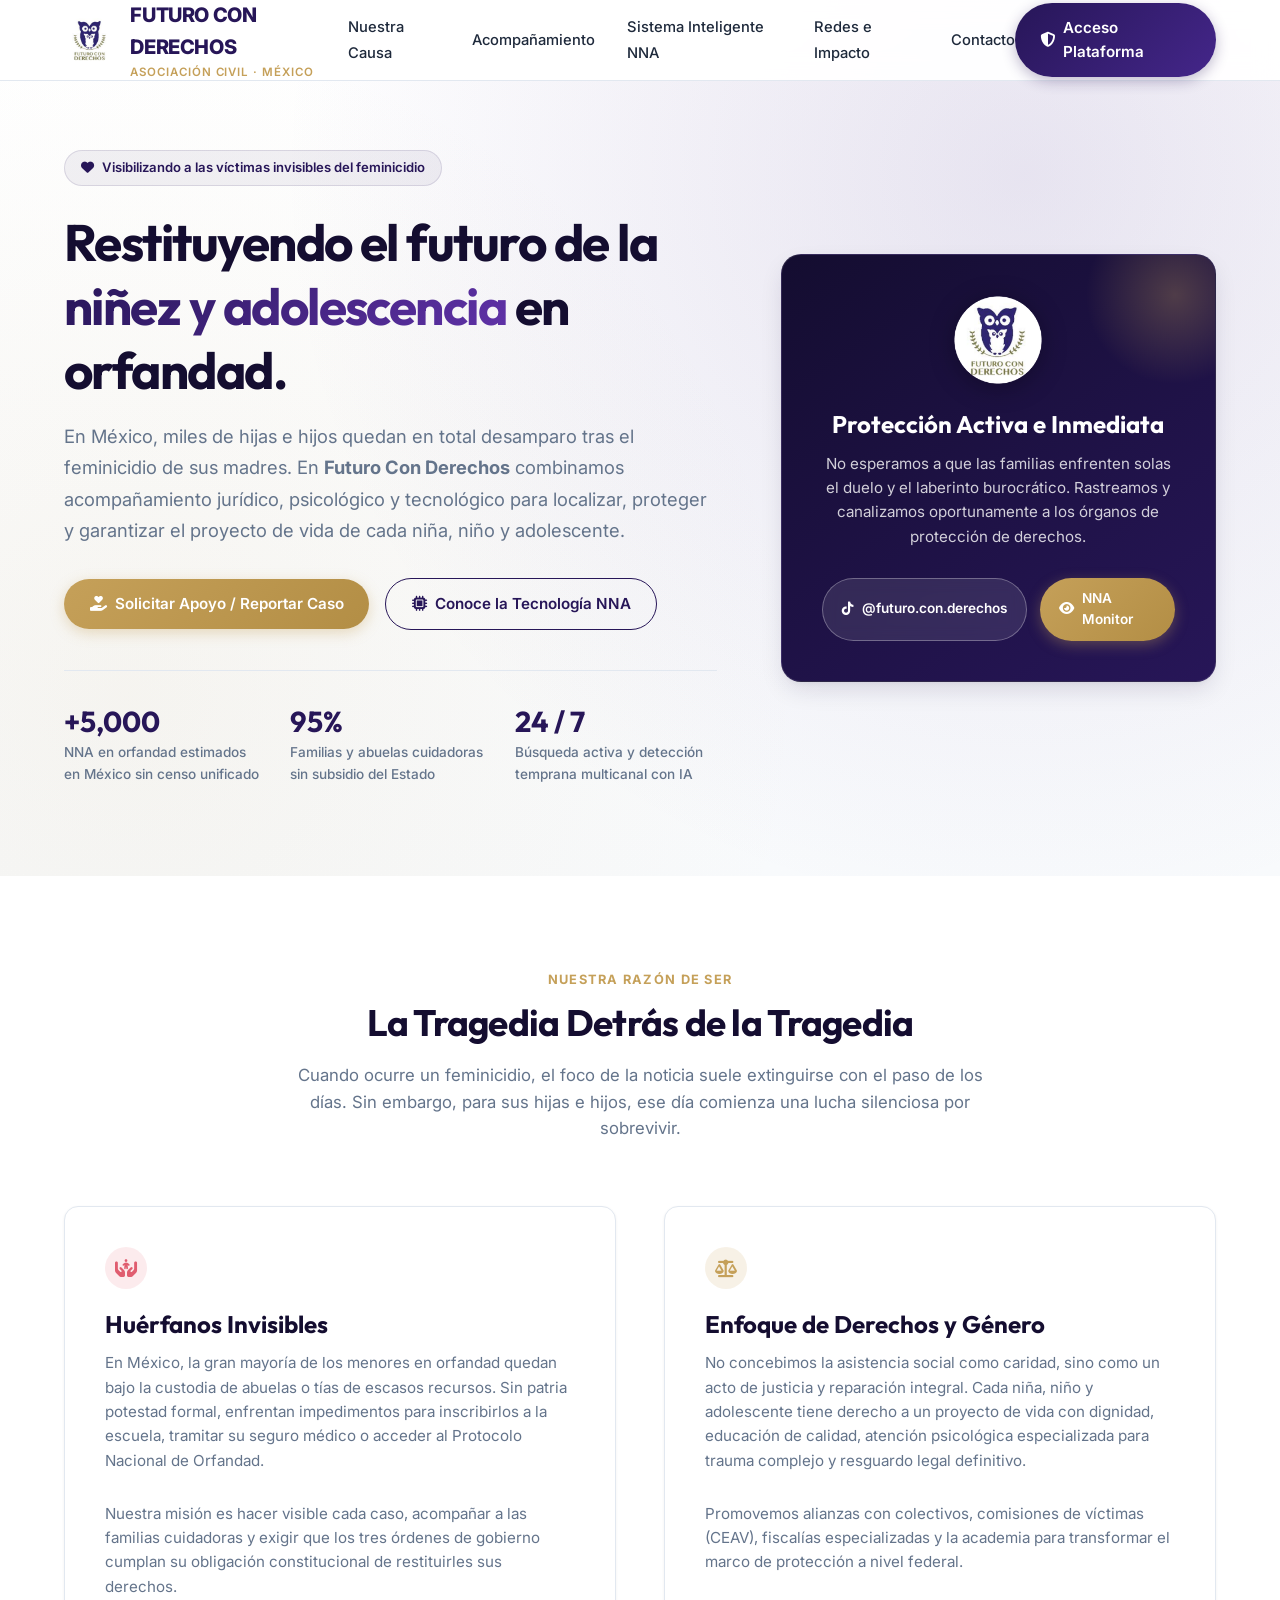
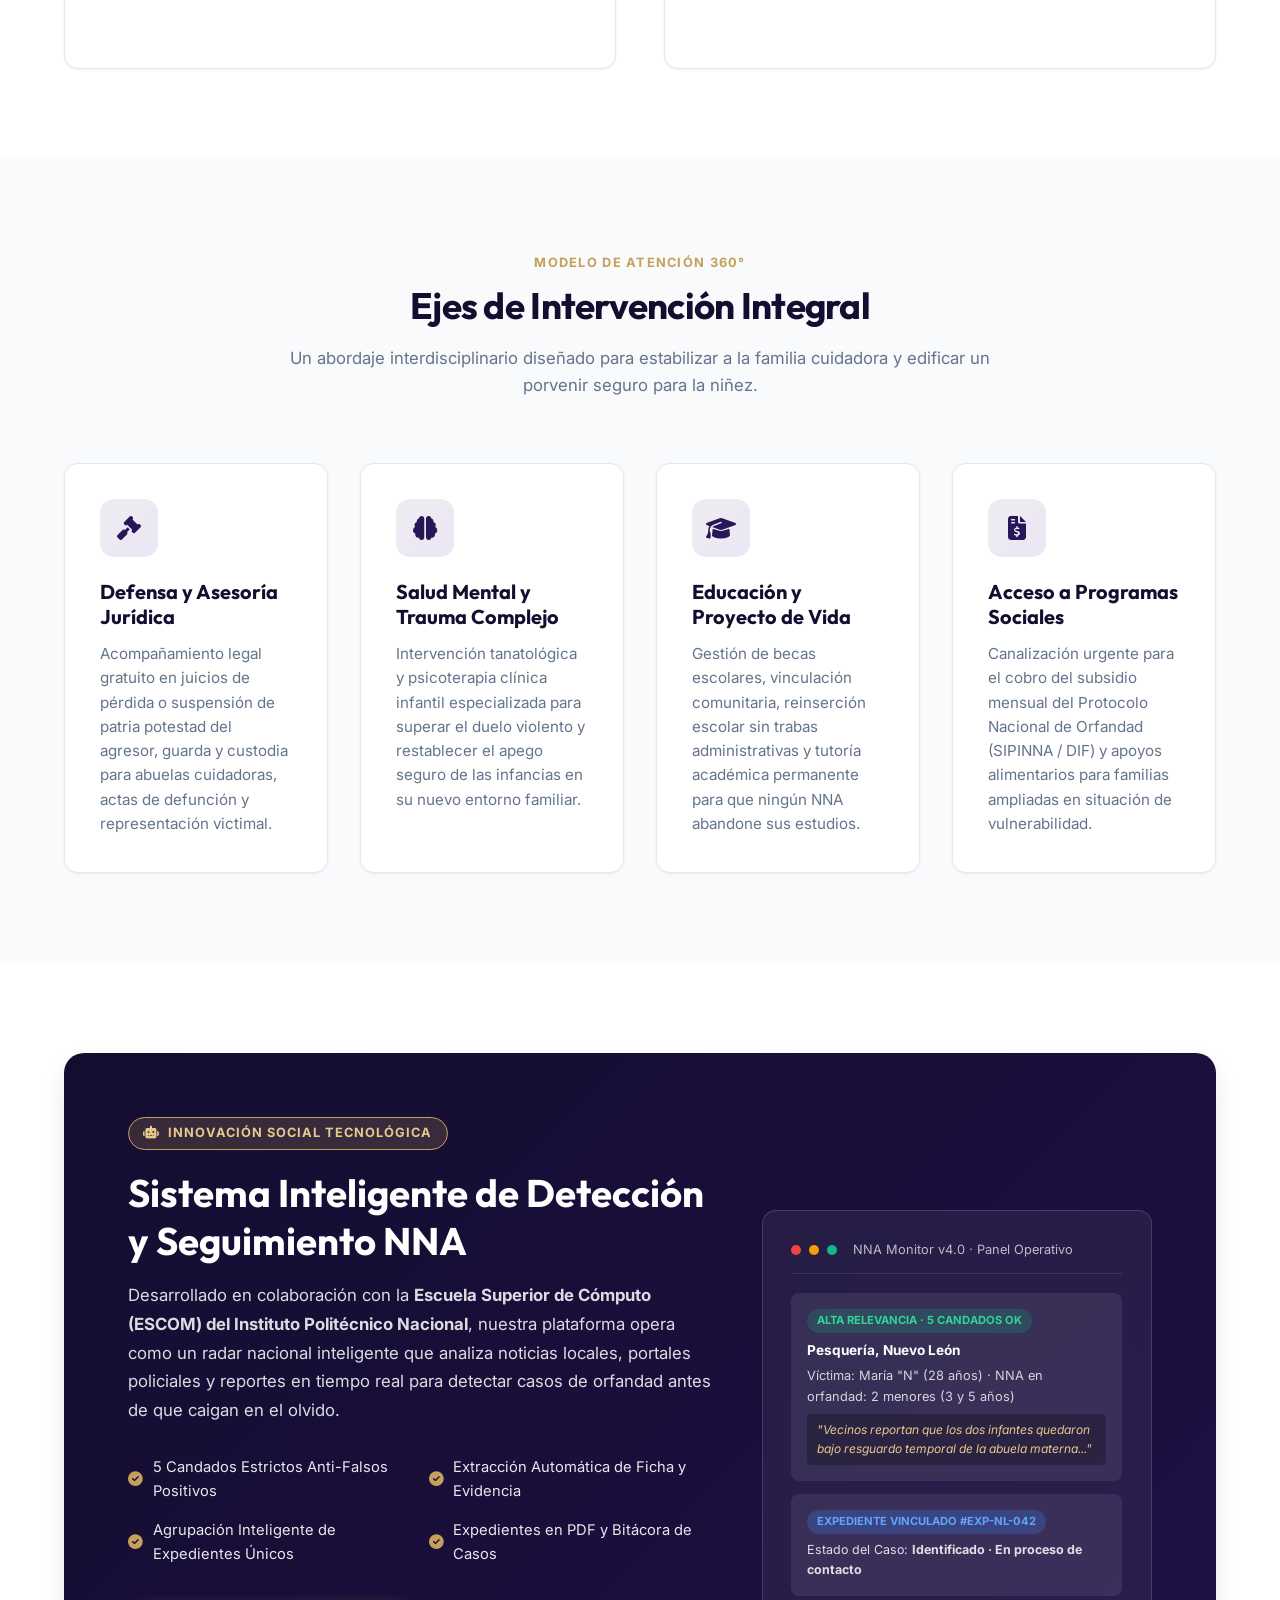
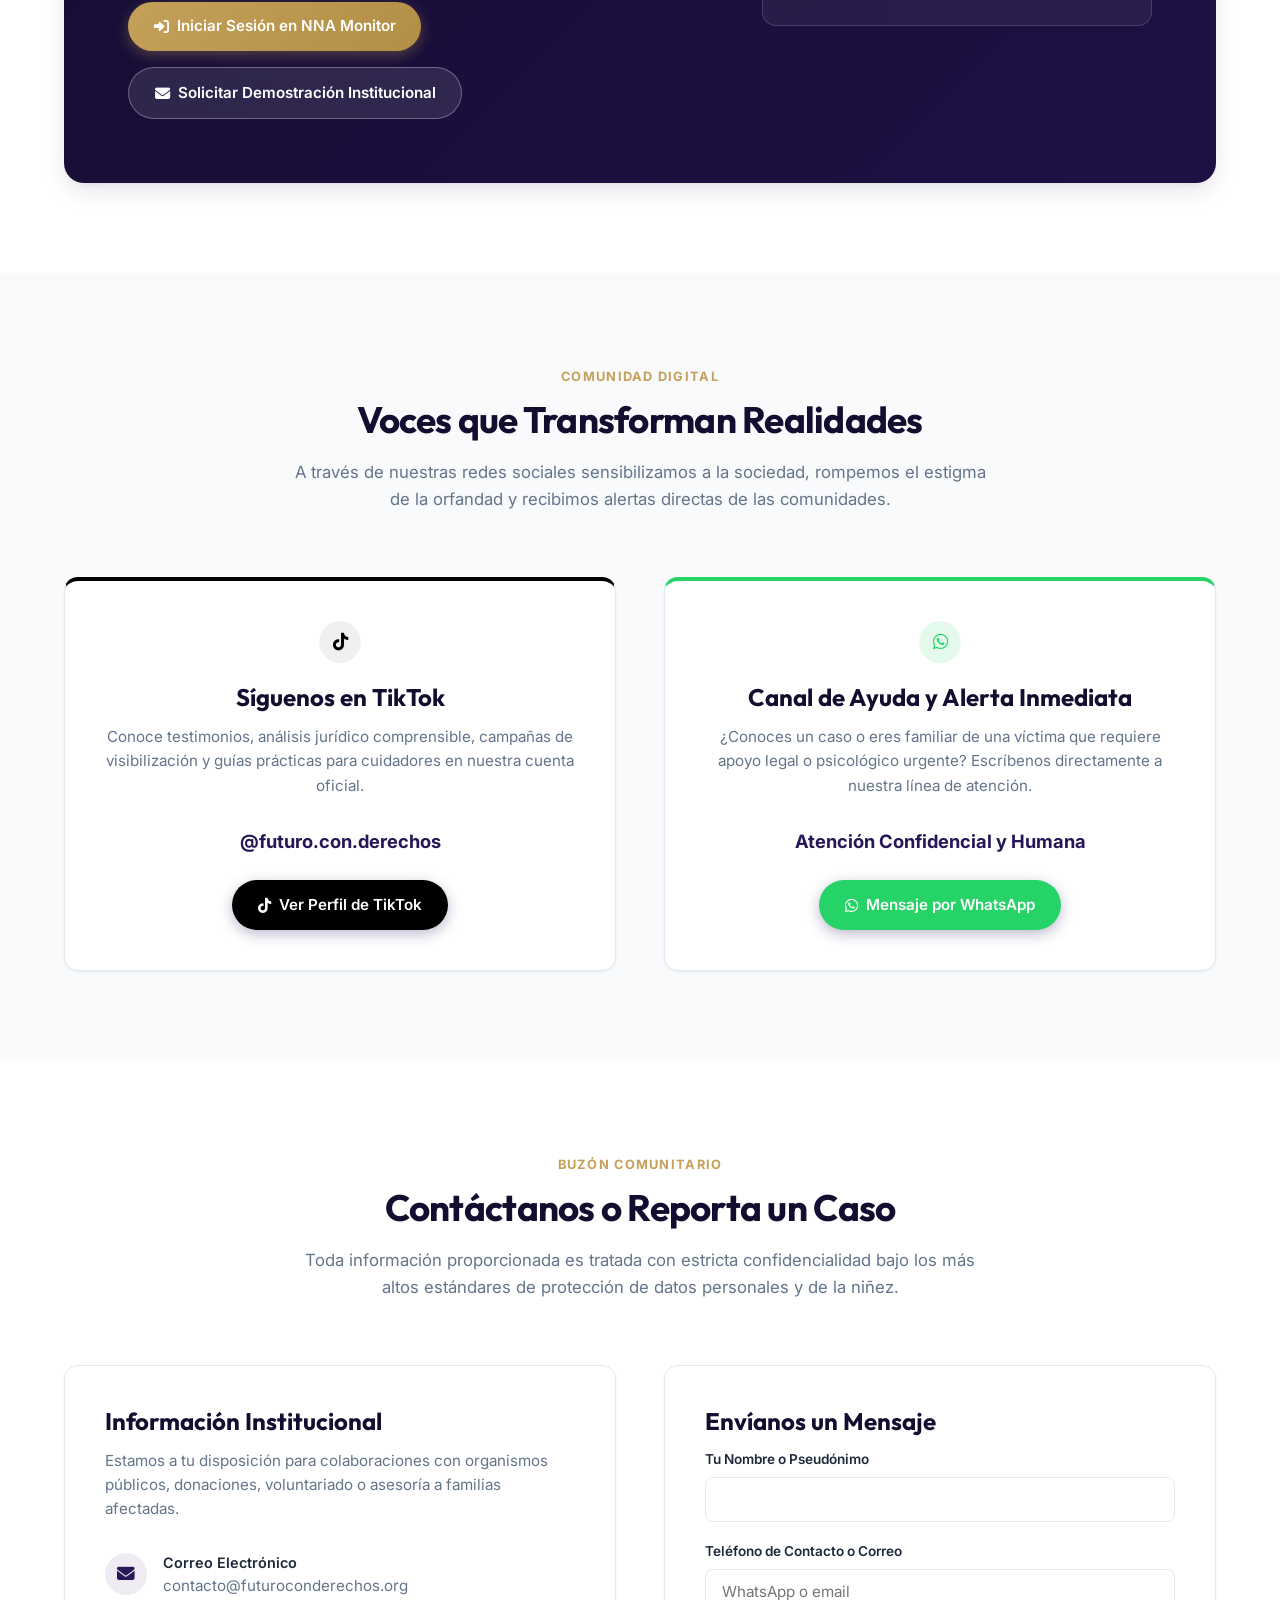
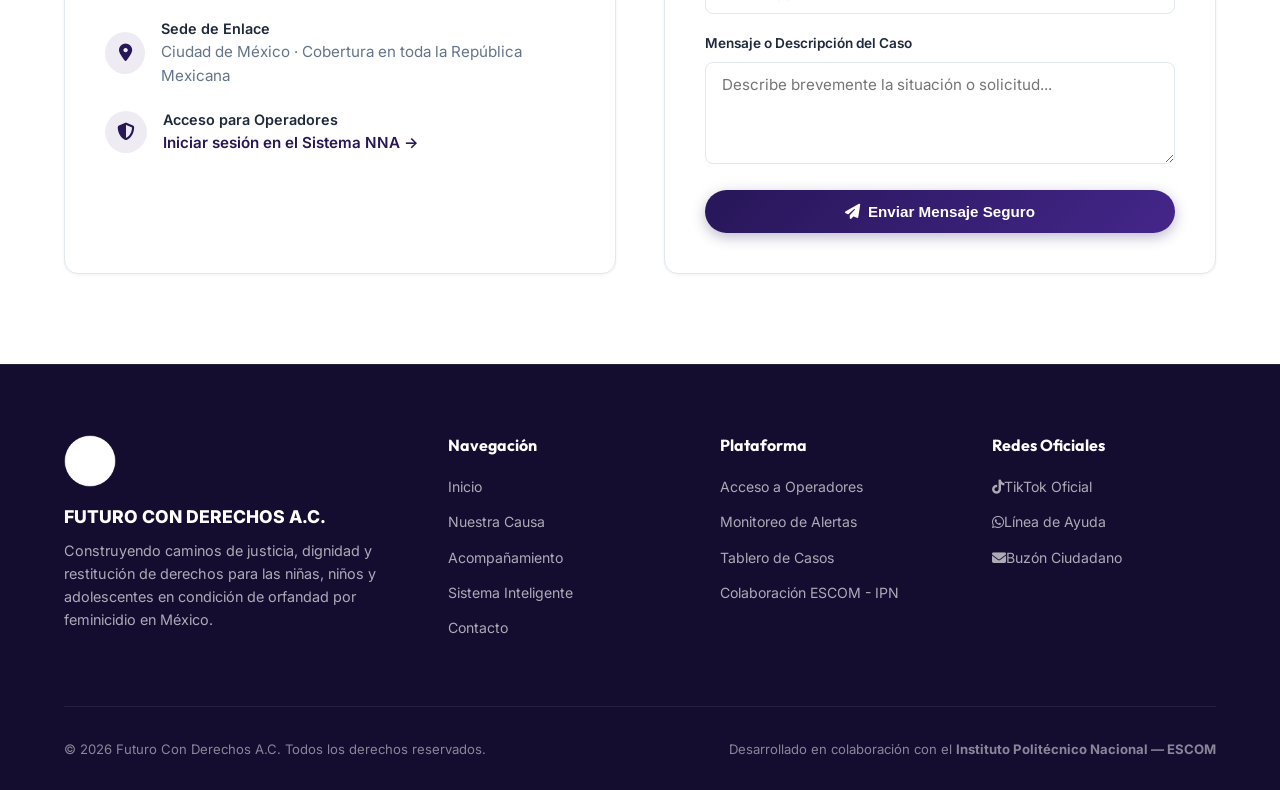
<file: website/index.html>
<!DOCTYPE html>
<html lang="es">
<head>
  <meta charset="UTF-8">
  <meta name="viewport" content="width=device-width, initial-scale=1.0">
  <meta name="description" content="Futuro Con Derechos — Organización de la sociedad civil dedicada a la protección, visibilización y acompañamiento integral de niñas, niños y adolescentes en orfandad por feminicidio en México.">
  <title>Futuro Con Derechos | Protección a Niñas, Niños y Adolescentes en Orfandad</title>

  <!-- Google Fonts: Outfit & Inter -->
  <link rel="preconnect" href="https://fonts.googleapis.com">
  <link rel="preconnect" href="https://fonts.gstatic.com" crossorigin>
  <link href="https://fonts.googleapis.com/css2?family=Inter:wght@300;400;500;600;700&family=Outfit:wght@500;600;700;800&display=swap" rel="stylesheet">

  <!-- Font Awesome 6 -->
  <link rel="stylesheet" href="https://cdnjs.cloudflare.com/ajax/libs/font-awesome/6.5.1/css/all.min.css">

  <!-- Estilos del Sitio Institucional -->
  <link rel="stylesheet" href="css/styles.css">
  <link rel="icon" type="image/png" href="img/logo_futuro_con_derechos.png">
</head>
<body>

  <!-- ╔═══ HEADER / BARRA DE NAVEGACIÓN ═══╗ -->
  <header class="header" id="header">
    <div class="container navbar">
      <a href="#hero" class="nav-brand">
        <img src="img/logo_futuro_con_derechos.png" alt="Futuro Con Derechos Logo" class="nav-logo">
        <div class="brand-text">
          <span class="brand-title">FUTURO CON DERECHOS</span>
          <span class="brand-subtitle">Asociación Civil · México</span>
        </div>
      </a>

      <ul class="nav-menu" id="navMenu">
        <li><a href="#causa" class="nav-link">Nuestra Causa</a></li>
        <li><a href="#ejes" class="nav-link">Acompañamiento</a></li>
        <li><a href="#plataforma" class="nav-link">Sistema Inteligente NNA</a></li>
        <li><a href="#redes" class="nav-link">Redes e Impacto</a></li>
        <li><a href="#contacto" class="nav-link">Contacto</a></li>
      </ul>

      <div class="nav-cta">
        <a href="/login" class="btn btn-primary" title="Acceso al sistema operativo NNA Monitor">
          <i class="fas fa-shield-alt"></i> Acceso Plataforma
        </a>
        <button class="mobile-menu-btn" id="mobileMenuBtn" aria-label="Abrir menú">
          <i class="fas fa-bars"></i>
        </button>
      </div>
    </div>
  </header>

  <!-- ╔═══ HERO SECTION ═══╗ -->
  <section class="hero" id="hero">
    <div class="container hero-grid">
      <div class="hero-content">
        <div class="hero-badge">
          <i class="fas fa-heart text-danger"></i> Visibilizando a las víctimas invisibles del feminicidio
        </div>
        <h1 class="hero-title">
          Restituyendo el futuro de la <span>niñez y adolescencia</span> en orfandad.
        </h1>
        <p class="hero-desc">
          En México, miles de hijas e hijos quedan en total desamparo tras el feminicidio de sus madres.
          En <strong>Futuro Con Derechos</strong> combinamos acompañamiento jurídico, psicológico y tecnológico
          para localizar, proteger y garantizar el proyecto de vida de cada niña, niño y adolescente.
        </p>

        <div class="hero-actions">
          <a href="#contacto" class="btn btn-gold">
            <i class="fas fa-hand-holding-heart"></i> Solicitar Apoyo / Reportar Caso
          </a>
          <a href="#plataforma" class="btn btn-outline-primary">
            <i class="fas fa-microchip"></i> Conoce la Tecnología NNA
          </a>
        </div>

        <div class="hero-stats">
          <div class="stat-item">
            <h3>+5,000</h3>
            <p>NNA en orfandad estimados en México sin censo unificado</p>
          </div>
          <div class="stat-item">
            <h3>95%</h3>
            <p>Familias y abuelas cuidadoras sin subsidio del Estado</p>
          </div>
          <div class="stat-item">
            <h3>24 / 7</h3>
            <p>Búsqueda activa y detección temprana multicanal con IA</p>
          </div>
        </div>
      </div>

      <div class="hero-visual">
        <div class="hero-card-preview">
          <img src="img/logo_futuro_con_derechos.png" alt="Emblema Futuro Con Derechos" class="card-logo-center">
          <h3>Protección Activa e Inmediata</h3>
          <p>
            No esperamos a que las familias enfrenten solas el duelo y el laberinto burocrático.
            Rastreamos y canalizamos oportunamente a los órganos de protección de derechos.
          </p>
          <div style="display:flex; justify-content:center; gap: 0.8rem;">
            <a href="https://www.tiktok.com/@futuro.con.derechos" target="_blank" rel="noopener noreferrer" class="btn btn-outline-white" style="font-size: 0.85rem; padding: 0.6rem 1.2rem;">
              <i class="fab fa-tiktok"></i> @futuro.con.derechos
            </a>
            <a href="#plataforma" class="btn btn-gold" style="font-size: 0.85rem; padding: 0.6rem 1.2rem;">
              <i class="fas fa-eye"></i> NNA Monitor
            </a>
          </div>
        </div>
      </div>
    </div>
  </section>

  <!-- ╔═══ SECCIÓN: NUESTRA CAUSA / QUIÉNES SOMOS ═══╗ -->
  <section class="section section-alt" id="causa">
    <div class="container">
      <div class="section-header">
        <span class="section-tag">Nuestra Razón de Ser</span>
        <h2 class="section-title">La Tragedia Detrás de la Tragedia</h2>
        <p class="section-desc">
          Cuando ocurre un feminicidio, el foco de la noticia suele extinguirse con el paso de los días.
          Sin embargo, para sus hijas e hijos, ese día comienza una lucha silenciosa por sobrevivir.
        </p>
      </div>

      <div class="support-grid">
        <div class="support-card">
          <div class="contact-icon" style="background: rgba(224, 93, 111, 0.12); color: var(--accent-coral); margin-bottom: 1.2rem;">
            <i class="fas fa-hands-holding-child"></i>
          </div>
          <h3>Huérfanos Invisibles</h3>
          <p>
            En México, la gran mayoría de los menores en orfandad quedan bajo la custodia de abuelas o tías de escasos recursos.
            Sin patria potestad formal, enfrentan impedimentos para inscribirlos a la escuela, tramitar su seguro médico o acceder al
            Protocolo Nacional de Orfandad.
          </p>
          <p>
            Nuestra misión es hacer visible cada caso, acompañar a las familias cuidadoras y exigir que los tres órdenes de gobierno
            cumplan su obligación constitucional de restituirles sus derechos.
          </p>
        </div>

        <div class="support-card">
          <div class="contact-icon" style="background: rgba(197, 160, 89, 0.15); color: var(--accent-gold); margin-bottom: 1.2rem;">
            <i class="fas fa-scale-balanced"></i>
          </div>
          <h3>Enfoque de Derechos y Género</h3>
          <p>
            No concebimos la asistencia social como caridad, sino como un acto de justicia y reparación integral.
            Cada niña, niño y adolescente tiene derecho a un proyecto de vida con dignidad, educación de calidad,
            atención psicológica especializada para trauma complejo y resguardo legal definitivo.
          </p>
          <p>
            Promovemos alianzas con colectivos, comisiones de víctimas (CEAV), fiscalías especializadas y la academia para transformar
            el marco de protección a nivel federal.
          </p>
        </div>
      </div>
    </div>
  </section>

  <!-- ╔═══ SECCIÓN: EJES DE ACOMPAÑAMIENTO ═══╗ -->
  <section class="section" id="ejes">
    <div class="container">
      <div class="section-header">
        <span class="section-tag">Modelo de Atención 360°</span>
        <h2 class="section-title">Ejes de Intervención Integral</h2>
        <p class="section-desc">
          Un abordaje interdisciplinario diseñado para estabilizar a la familia cuidadora y edificar un porvenir seguro para la niñez.
        </p>
      </div>

      <div class="pillars-grid">
        <div class="pillar-card">
          <div class="pillar-icon">
            <i class="fas fa-gavel"></i>
          </div>
          <h3>Defensa y Asesoría Jurídica</h3>
          <p>
            Acompañamiento legal gratuito en juicios de pérdida o suspensión de patria potestad del agresor, guarda y custodia para abuelas cuidadoras, actas de defunción y representación victimal.
          </p>
        </div>

        <div class="pillar-card">
          <div class="pillar-icon">
            <i class="fas fa-brain"></i>
          </div>
          <h3>Salud Mental y Trauma Complejo</h3>
          <p>
            Intervención tanatológica y psicoterapia clínica infantil especializada para superar el duelo violento y restablecer el apego seguro de las infancias en su nuevo entorno familiar.
          </p>
        </div>

        <div class="pillar-card">
          <div class="pillar-icon">
            <i class="fas fa-graduation-cap"></i>
          </div>
          <h3>Educación y Proyecto de Vida</h3>
          <p>
            Gestión de becas escolares, vinculación comunitaria, reinserción escolar sin trabas administrativas y tutoría académica permanente para que ningún NNA abandone sus estudios.
          </p>
        </div>

        <div class="pillar-card">
          <div class="pillar-icon">
            <i class="fas fa-file-invoice-dollar"></i>
          </div>
          <h3>Acceso a Programas Sociales</h3>
          <p>
            Canalización urgente para el cobro del subsidio mensual del Protocolo Nacional de Orfandad (SIPINNA / DIF) y apoyos alimentarios para familias ampliadas en situación de vulnerabilidad.
          </p>
        </div>
      </div>
    </div>
  </section>

  <!-- ╔═══ SECCIÓN: PLATAFORMA SISTEMA INTELIGENTE NNA ═══╗ -->
  <section class="section section-alt" id="plataforma">
    <div class="container">
      <div class="platform-banner">
        <div class="platform-grid">
          <div class="platform-info">
            <div class="platform-badge">
              <i class="fas fa-robot"></i> Innovación Social Tecnológica
            </div>
            <h2>Sistema Inteligente de Detección y Seguimiento NNA</h2>
            <p>
              Desarrollado en colaboración con la <strong>Escuela Superior de Cómputo (ESCOM) del Instituto Politécnico Nacional</strong>,
              nuestra plataforma opera como un radar nacional inteligente que analiza noticias locales, portales policiales y reportes
              en tiempo real para detectar casos de orfandad antes de que caigan en el olvido.
            </p>

            <div class="platform-features">
              <div class="feat-item">
                <i class="fas fa-check-circle"></i>
                <span>5 Candados Estrictos Anti-Falsos Positivos</span>
              </div>
              <div class="feat-item">
                <i class="fas fa-check-circle"></i>
                <span>Extracción Automática de Ficha y Evidencia</span>
              </div>
              <div class="feat-item">
                <i class="fas fa-check-circle"></i>
                <span>Agrupación Inteligente de Expedientes Únicos</span>
              </div>
              <div class="feat-item">
                <i class="fas fa-check-circle"></i>
                <span>Expedientes en PDF y Bitácora de Casos</span>
              </div>
            </div>

            <div style="display: flex; gap: 1rem; flex-wrap: wrap;">
              <a href="/login" class="btn btn-gold">
                <i class="fas fa-sign-in-alt"></i> Iniciar Sesión en NNA Monitor
              </a>
              <a href="#contacto" class="btn btn-outline-white">
                <i class="fas fa-envelope"></i> Solicitar Demostración Institucional
              </a>
            </div>
          </div>

          <div class="platform-visual">
            <div class="platform-screen-preview">
              <div class="screen-header">
                <span class="dot dot-red"></span>
                <span class="dot dot-yellow"></span>
                <span class="dot dot-green"></span>
                <span style="font-size: 0.8rem; color: rgba(255,255,255,0.7); margin-left: 0.5rem;">NNA Monitor v4.0 · Panel Operativo</span>
              </div>

              <div class="screen-card-mock">
                <span class="screen-badge">ALTA RELEVANCIA · 5 CANDADOS OK</span>
                <div style="font-weight: 700; color: #ffffff; margin-bottom: 0.3rem;">Pesquería, Nuevo León</div>
                <div style="color: rgba(255,255,255,0.8); font-size: 0.8rem; margin-bottom: 0.4rem;">
                  Víctima: María "N" (28 años) · NNA en orfandad: 2 menores (3 y 5 años)
                </div>
                <div style="font-style: italic; font-size: 0.75rem; color: var(--accent-gold-light); background: rgba(0,0,0,0.25); padding: 0.4rem 0.6rem; border-radius: 4px;">
                  "Vecinos reportan que los dos infantes quedaron bajo resguardo temporal de la abuela materna..."
                </div>
              </div>

              <div class="screen-card-mock" style="margin-bottom: 0;">
                <span class="screen-badge" style="background: rgba(59, 130, 246, 0.25); color: #60a5fa;">EXPEDIENTE VINCULADO #EXP-NL-042</span>
                <div style="color: rgba(255,255,255,0.85); font-size: 0.78rem;">
                  Estado del Caso: <strong>Identificado · En proceso de contacto</strong>
                </div>
              </div>
            </div>
          </div>
        </div>
      </div>
    </div>
  </section>

  <!-- ╔═══ SECCIÓN: REDES SOCIALES E IMPACTO ═══╗ -->
  <section class="section" id="redes">
    <div class="container">
      <div class="section-header">
        <span class="section-tag">Comunidad Digital</span>
        <h2 class="section-title">Voces que Transforman Realidades</h2>
        <p class="section-desc">
          A través de nuestras redes sociales sensibilizamos a la sociedad, rompemos el estigma de la orfandad y recibimos alertas directas de las comunidades.
        </p>
      </div>

      <div class="support-grid">
        <div class="support-card" style="text-align: center; border-top: 4px solid #000000;">
          <div class="contact-icon" style="margin: 0 auto 1.2rem; background: rgba(0,0,0,0.06); color: #000000;">
            <i class="fab fa-tiktok"></i>
          </div>
          <h3>Síguenos en TikTok</h3>
          <p>
            Conoce testimonios, análisis jurídico comprensible, campañas de visibilización y guías prácticas para cuidadores en nuestra cuenta oficial.
          </p>
          <div style="font-size: 1.15rem; font-weight: 700; color: var(--primary); margin-bottom: 1.5rem;">
            @futuro.con.derechos
          </div>
          <a href="https://www.tiktok.com/@futuro.con.derechos" target="_blank" rel="noopener noreferrer" class="btn btn-primary" style="background: #000000;">
            <i class="fab fa-tiktok"></i> Ver Perfil de TikTok
          </a>
        </div>

        <div class="support-card" style="text-align: center; border-top: 4px solid #25d366;">
          <div class="contact-icon" style="margin: 0 auto 1.2rem; background: rgba(37, 211, 102, 0.12); color: #25d366;">
            <i class="fab fa-whatsapp"></i>
          </div>
          <h3>Canal de Ayuda y Alerta Inmediata</h3>
          <p>
            ¿Conoces un caso o eres familiar de una víctima que requiere apoyo legal o psicológico urgente? Escríbenos directamente a nuestra línea de atención.
          </p>
          <div style="font-size: 1.15rem; font-weight: 700; color: var(--primary); margin-bottom: 1.5rem;">
            Atención Confidencial y Humana
          </div>
          <a href="https://wa.me/525500000000?text=Hola,%20me%20comunico%20desde%20el%20sitio%20web%20de%20Futuro%20Con%20Derechos" target="_blank" rel="noopener noreferrer" class="btn btn-primary" style="background: #25d366;">
            <i class="fab fa-whatsapp"></i> Mensaje por WhatsApp
          </a>
        </div>
      </div>
    </div>
  </section>

  <!-- ╔═══ SECCIÓN: CONTACTO / BUZÓN DE REPORTE ═══╗ -->
  <section class="section section-alt" id="contacto">
    <div class="container">
      <div class="section-header">
        <span class="section-tag">Buzón Comunitario</span>
        <h2 class="section-title">Contáctanos o Reporta un Caso</h2>
        <p class="section-desc">
          Toda información proporcionada es tratada con estricta confidencialidad bajo los más altos estándares de protección de datos personales y de la niñez.
        </p>
      </div>

      <div class="support-grid">
        <div class="support-card">
          <h3>Información Institucional</h3>
          <p>
            Estamos a tu disposición para colaboraciones con organismos públicos, donaciones, voluntariado o asesoría a familias afectadas.
          </p>

          <div class="contact-item">
            <div class="contact-icon">
              <i class="fas fa-envelope"></i>
            </div>
            <div>
              <div style="font-weight: 600; font-size: 0.9rem;">Correo Electrónico</div>
              <div style="color: var(--text-muted);">contacto@futuroconderechos.org</div>
            </div>
          </div>

          <div class="contact-item">
            <div class="contact-icon">
              <i class="fas fa-map-marker-alt"></i>
            </div>
            <div>
              <div style="font-weight: 600; font-size: 0.9rem;">Sede de Enlace</div>
              <div style="color: var(--text-muted);">Ciudad de México · Cobertura en toda la República Mexicana</div>
            </div>
          </div>

          <div class="contact-item">
            <div class="contact-icon">
              <i class="fas fa-shield-halved"></i>
            </div>
            <div>
              <div style="font-weight: 600; font-size: 0.9rem;">Acceso para Operadores</div>
              <div style="color: var(--text-muted);"><a href="/login" style="color: var(--primary); font-weight: 600;">Iniciar sesión en el Sistema NNA &rarr;</a></div>
            </div>
          </div>
        </div>

        <div class="support-card">
          <h3>Envíanos un Mensaje</h3>
          <form id="contactForm" onsubmit="event.preventDefault(); handleFormSubmit();">
            <div style="margin-bottom: 1.2rem;">
              <label for="formNombre" style="display:block; font-size: 0.85rem; font-weight: 600; margin-bottom: 0.4rem; color: var(--text-main);">Tu Nombre o Pseudónimo</label>
              <input type="text" id="formNombre" required style="width: 100%; padding: 0.75rem 1rem; border-radius: var(--radius-sm); border: 1px solid var(--border-card); font-size: 0.95rem; font-family: inherit;">
            </div>

            <div style="margin-bottom: 1.2rem;">
              <label for="formContacto" style="display:block; font-size: 0.85rem; font-weight: 600; margin-bottom: 0.4rem; color: var(--text-main);">Teléfono de Contacto o Correo</label>
              <input type="text" id="formContacto" required placeholder="WhatsApp o email" style="width: 100%; padding: 0.75rem 1rem; border-radius: var(--radius-sm); border: 1px solid var(--border-card); font-size: 0.95rem; font-family: inherit;">
            </div>

            <div style="margin-bottom: 1.2rem;">
              <label for="formMensaje" style="display:block; font-size: 0.85rem; font-weight: 600; margin-bottom: 0.4rem; color: var(--text-main);">Mensaje o Descripción del Caso</label>
              <textarea id="formMensaje" rows="4" required placeholder="Describe brevemente la situación o solicitud..." style="width: 100%; padding: 0.75rem 1rem; border-radius: var(--radius-sm); border: 1px solid var(--border-card); font-size: 0.95rem; font-family: inherit; resize: vertical;"></textarea>
            </div>

            <button type="submit" class="btn btn-primary w-100" style="width: 100%;" id="btnSubmitForm">
              <i class="fas fa-paper-plane"></i> Enviar Mensaje Seguro
            </button>
            <div id="formSuccess" style="display: none; margin-top: 1rem; padding: 0.8rem; background: #ecfdf5; border: 1px solid #a7f3d0; color: #065f46; border-radius: var(--radius-sm); font-size: 0.9rem; text-align: center;">
              <i class="fas fa-check-circle me-1"></i> Gracias por tu mensaje. El equipo de Futuro Con Derechos se pondrá en contacto a la brevedad.
            </div>
          </form>
        </div>
      </div>
    </div>
  </section>

  <!-- ╔═══ FOOTER ═══╗ -->
  <footer class="footer">
    <div class="container">
      <div class="footer-grid">
        <div class="footer-brand">
          <img src="img/logo_futuro_con_derechos.png" alt="Futuro Con Derechos" class="nav-logo" style="filter: brightness(0) invert(1);">
          <div style="font-weight: 800; font-size: 1.1rem; color: #ffffff; margin-bottom: 0.5rem;">FUTURO CON DERECHOS A.C.</div>
          <p>
            Construyendo caminos de justicia, dignidad y restitución de derechos para las niñas, niños y adolescentes en condición de orfandad por feminicidio en México.
          </p>
        </div>

        <div class="footer-col">
          <h4>Navegación</h4>
          <ul class="footer-links">
            <li><a href="#hero">Inicio</a></li>
            <li><a href="#causa">Nuestra Causa</a></li>
            <li><a href="#ejes">Acompañamiento</a></li>
            <li><a href="#plataforma">Sistema Inteligente</a></li>
            <li><a href="#contacto">Contacto</a></li>
          </ul>
        </div>

        <div class="footer-col">
          <h4>Plataforma</h4>
          <ul class="footer-links">
            <li><a href="/login">Acceso a Operadores</a></li>
            <li><a href="/login">Monitoreo de Alertas</a></li>
            <li><a href="/login">Tablero de Casos</a></li>
            <li><a href="#plataforma">Colaboración ESCOM - IPN</a></li>
          </ul>
        </div>

        <div class="footer-col">
          <h4>Redes Oficiales</h4>
          <ul class="footer-links">
            <li><a href="https://www.tiktok.com/@futuro.con.derechos" target="_blank" rel="noopener noreferrer"><i class="fab fa-tiktok me-2"></i>TikTok Oficial</a></li>
            <li><a href="https://wa.me/525500000000" target="_blank" rel="noopener noreferrer"><i class="fab fa-whatsapp me-2"></i>Línea de Ayuda</a></li>
            <li><a href="#contacto"><i class="fas fa-envelope me-2"></i>Buzón Ciudadano</a></li>
          </ul>
        </div>
      </div>

      <div class="footer-bottom">
        <div>
          &copy; 2026 Futuro Con Derechos A.C. Todos los derechos reservados.
        </div>
        <div>
          Desarrollado en colaboración con el <strong>Instituto Politécnico Nacional — ESCOM</strong>
        </div>
      </div>
    </div>
  </footer>

  <!-- Script interactivo principal -->
  <script src="js/main.js"></script>
</body>
</html>
</file>
<file: website/css/styles.css>
/* ============================================================
   Futuro Con Derechos — Sitio Web Institucional Oficial
   Diseño Moderno, Accesible y Empático (2026)
   ============================================================ */

:root {
  --primary-deep: #140d30;
  --primary: #271658;
  --primary-light: #44268a;
  --secondary: #6032a8;
  --accent-gold: #c5a059;
  --accent-gold-light: #e5c98d;
  --accent-coral: #e05d6f;
  --text-main: #1e293b;
  --text-muted: #64748b;
  --bg-page: #f8fafc;
  --bg-card: #ffffff;
  --border-card: #e2e8f0;
  --shadow-sm: 0 1px 3px rgba(0,0,0,0.06);
  --shadow-md: 0 4px 6px -1px rgba(0,0,0,0.08), 0 2px 4px -2px rgba(0,0,0,0.06);
  --shadow-lg: 0 10px 25px -3px rgba(26,16,60,0.12), 0 4px 6px -4px rgba(26,16,60,0.08);
  --radius-sm: 8px;
  --radius-md: 14px;
  --radius-lg: 20px;
  --radius-full: 9999px;
  --transition: all 0.25s cubic-bezier(0.4, 0, 0.2, 1);
}

*, *::before, *::after {
  box-sizing: border-box;
  margin: 0;
  padding: 0;
}

html {
  scroll-behavior: smooth;
  font-size: 16px;
}

body {
  font-family: 'Inter', -apple-system, BlinkMacSystemFont, "Segoe UI", Roboto, sans-serif;
  color: var(--text-main);
  background-color: var(--bg-page);
  line-height: 1.6;
  overflow-x: hidden;
}

h1, h2, h3, h4, .brand-font {
  font-family: 'Outfit', sans-serif;
  font-weight: 700;
  color: var(--primary-deep);
  line-height: 1.25;
}

a {
  color: inherit;
  text-decoration: none;
  transition: var(--transition);
}

img {
  max-width: 100%;
  height: auto;
  display: block;
}

.container {
  max-width: 1200px;
  margin: 0 auto;
  padding: 0 1.5rem;
}

/* ── Botones ────────────────────────────────────────────── */
.btn {
  display: inline-flex;
  align-items: center;
  justify-content: center;
  gap: 0.5rem;
  padding: 0.8rem 1.6rem;
  font-size: 0.95rem;
  font-weight: 600;
  border-radius: var(--radius-full);
  cursor: pointer;
  transition: var(--transition);
  border: none;
}

.btn-primary {
  background: linear-gradient(135deg, var(--primary) 0%, var(--primary-light) 100%);
  color: #ffffff;
  box-shadow: 0 4px 14px rgba(39, 22, 88, 0.3);
}

.btn-primary:hover {
  background: linear-gradient(135deg, var(--primary-light) 0%, var(--secondary) 100%);
  transform: translateY(-2px);
  box-shadow: 0 6px 20px rgba(39, 22, 88, 0.4);
}

.btn-gold {
  background: linear-gradient(135deg, var(--accent-gold) 0%, #b38e45 100%);
  color: #ffffff;
  box-shadow: 0 4px 14px rgba(197, 160, 89, 0.35);
}

.btn-gold:hover {
  background: linear-gradient(135deg, #d4af37 0%, var(--accent-gold) 100%);
  transform: translateY(-2px);
  box-shadow: 0 6px 20px rgba(197, 160, 89, 0.45);
}

.btn-outline-white {
  background: rgba(255, 255, 255, 0.1);
  color: #ffffff;
  border: 1.5px solid rgba(255, 255, 255, 0.3);
  backdrop-filter: blur(8px);
}

.btn-outline-white:hover {
  background: rgba(255, 255, 255, 0.25);
  border-color: #ffffff;
  transform: translateY(-2px);
}

.btn-outline-primary {
  background: transparent;
  color: var(--primary);
  border: 1.5px solid var(--primary);
}

.btn-outline-primary:hover {
  background: var(--primary);
  color: #ffffff;
  transform: translateY(-2px);
}

/* ── Header & Navbar ─────────────────────────────────────── */
.header {
  position: fixed;
  top: 0;
  left: 0;
  right: 0;
  z-index: 1000;
  background: rgba(255, 255, 255, 0.95);
  backdrop-filter: blur(12px);
  border-bottom: 1px solid var(--border-card);
  transition: var(--transition);
}

.navbar {
  display: flex;
  align-items: center;
  justify-content: space-between;
  height: 80px;
}

.nav-brand {
  display: flex;
  align-items: center;
  gap: 0.9rem;
}

.nav-logo {
  width: 52px;
  height: 52px;
  object-fit: contain;
}

.brand-text {
  display: flex;
  flex-direction: column;
}

.brand-title {
  font-size: 1.25rem;
  font-weight: 800;
  letter-spacing: -0.02em;
  color: var(--primary);
}

.brand-subtitle {
  font-size: 0.72rem;
  text-transform: uppercase;
  letter-spacing: 0.08em;
  font-weight: 600;
  color: var(--accent-gold);
}

.nav-menu {
  display: flex;
  align-items: center;
  gap: 2rem;
  list-style: none;
}

.nav-link {
  font-size: 0.92rem;
  font-weight: 500;
  color: var(--text-main);
  position: relative;
  padding: 0.5rem 0;
}

.nav-link:hover, .nav-link.active {
  color: var(--primary);
}

.nav-link::after {
  content: '';
  position: absolute;
  bottom: 0;
  left: 0;
  width: 0;
  height: 2px;
  background: var(--accent-gold);
  transition: var(--transition);
}

.nav-link:hover::after, .nav-link.active::after {
  width: 100%;
}

.nav-cta {
  display: flex;
  align-items: center;
  gap: 1rem;
}

.mobile-menu-btn {
  display: none;
  background: none;
  border: none;
  font-size: 1.5rem;
  color: var(--primary);
  cursor: pointer;
}

/* ── Hero Section ────────────────────────────────────────── */
.hero {
  padding: 150px 0 90px;
  background: radial-gradient(circle at 80% 20%, rgba(68, 38, 138, 0.12) 0%, transparent 60%),
              radial-gradient(circle at 10% 80%, rgba(197, 160, 89, 0.08) 0%, transparent 50%),
              linear-gradient(180deg, #ffffff 0%, var(--bg-page) 100%);
  position: relative;
}

.hero-grid {
  display: grid;
  grid-template-columns: 1.2fr 0.8fr;
  align-items: center;
  gap: 4rem;
}

.hero-badge {
  display: inline-flex;
  align-items: center;
  gap: 0.5rem;
  padding: 0.4rem 1rem;
  background: rgba(39, 22, 88, 0.06);
  border: 1px solid rgba(39, 22, 88, 0.12);
  border-radius: var(--radius-full);
  font-size: 0.82rem;
  font-weight: 600;
  color: var(--primary);
  margin-bottom: 1.5rem;
}

.hero-title {
  font-size: 3.2rem;
  margin-bottom: 1.2rem;
  letter-spacing: -0.03em;
}

.hero-title span {
  background: linear-gradient(135deg, var(--primary) 0%, var(--secondary) 100%);
  -webkit-background-clip: text;
  -webkit-text-fill-color: transparent;
}

.hero-desc {
  font-size: 1.15rem;
  color: var(--text-muted);
  margin-bottom: 2rem;
  line-height: 1.7;
}

.hero-actions {
  display: flex;
  align-items: center;
  gap: 1rem;
  flex-wrap: wrap;
  margin-bottom: 2.5rem;
}

.hero-stats {
  display: grid;
  grid-template-columns: repeat(3, 1fr);
  gap: 1.5rem;
  padding-top: 2rem;
  border-top: 1px solid var(--border-card);
}

.stat-item h3 {
  font-size: 1.8rem;
  color: var(--primary);
  margin-bottom: 0.2rem;
}

.stat-item p {
  font-size: 0.85rem;
  color: var(--text-muted);
  font-weight: 500;
}

.hero-card-preview {
  background: linear-gradient(145deg, var(--primary-deep) 0%, var(--primary) 100%);
  border-radius: var(--radius-lg);
  padding: 2.5rem;
  color: #ffffff;
  box-shadow: var(--shadow-lg);
  position: relative;
  overflow: hidden;
  border: 1px solid rgba(255, 255, 255, 0.1);
}

.hero-card-preview::before {
  content: '';
  position: absolute;
  top: -50px;
  right: -50px;
  width: 180px;
  height: 180px;
  background: radial-gradient(circle, rgba(197, 160, 89, 0.3) 0%, transparent 70%);
  border-radius: 50%;
}

.hero-card-preview .card-logo-center {
  width: 90px;
  height: 90px;
  margin: 0 auto 1.5rem;
  filter: drop-shadow(0 4px 12px rgba(0,0,0,0.3));
}

.hero-card-preview h3 {
  color: #ffffff;
  font-size: 1.5rem;
  text-align: center;
  margin-bottom: 0.8rem;
}

.hero-card-preview p {
  font-size: 0.95rem;
  color: rgba(255, 255, 255, 0.8);
  text-align: center;
  margin-bottom: 1.8rem;
}

/* ── Secciones Generales ─────────────────────────────────── */
.section {
  padding: 90px 0;
}

.section-alt {
  background: #ffffff;
}

.section-header {
  text-align: center;
  max-width: 700px;
  margin: 0 auto 4rem;
}

.section-tag {
  display: inline-block;
  font-size: 0.8rem;
  font-weight: 700;
  text-transform: uppercase;
  letter-spacing: 0.1em;
  color: var(--accent-gold);
  margin-bottom: 0.6rem;
}

.section-title {
  font-size: 2.3rem;
  margin-bottom: 1rem;
  letter-spacing: -0.02em;
}

.section-desc {
  font-size: 1.05rem;
  color: var(--text-muted);
}

/* ── Pilares / Ejes de Acción ────────────────────────────── */
.pillars-grid {
  display: grid;
  grid-template-columns: repeat(auto-fit, minmax(260px, 1fr));
  gap: 2rem;
}

.pillar-card {
  background: var(--bg-card);
  border-radius: var(--radius-md);
  padding: 2.2rem;
  border: 1px solid var(--border-card);
  box-shadow: var(--shadow-sm);
  transition: var(--transition);
  position: relative;
}

.pillar-card:hover {
  transform: translateY(-5px);
  box-shadow: var(--shadow-lg);
  border-color: rgba(39, 22, 88, 0.2);
}

.pillar-icon {
  width: 58px;
  height: 58px;
  border-radius: 14px;
  background: linear-gradient(135deg, rgba(39, 22, 88, 0.08) 0%, rgba(96, 50, 168, 0.12) 100%);
  display: flex;
  align-items: center;
  justify-content: center;
  font-size: 1.5rem;
  color: var(--primary);
  margin-bottom: 1.4rem;
}

.pillar-card h3 {
  font-size: 1.25rem;
  margin-bottom: 0.8rem;
}

.pillar-card p {
  font-size: 0.95rem;
  color: var(--text-muted);
  line-height: 1.6;
}

/* ── Módulo Plataforma NNA ───────────────────────────────── */
.platform-banner {
  background: linear-gradient(135deg, var(--primary-deep) 0%, #1e1045 100%);
  border-radius: var(--radius-lg);
  padding: 4rem;
  color: #ffffff;
  position: relative;
  overflow: hidden;
  box-shadow: var(--shadow-lg);
}

.platform-grid {
  display: grid;
  grid-template-columns: 1.2fr 0.8fr;
  align-items: center;
  gap: 3rem;
  position: relative;
  z-index: 2;
}

.platform-badge {
  display: inline-flex;
  align-items: center;
  gap: 0.5rem;
  padding: 0.35rem 0.9rem;
  background: rgba(197, 160, 89, 0.2);
  border: 1px solid var(--accent-gold);
  border-radius: var(--radius-full);
  color: var(--accent-gold-light);
  font-size: 0.8rem;
  font-weight: 700;
  text-transform: uppercase;
  letter-spacing: 0.08em;
  margin-bottom: 1.2rem;
}

.platform-banner h2 {
  color: #ffffff;
  font-size: 2.4rem;
  margin-bottom: 1rem;
}

.platform-banner p {
  color: rgba(255, 255, 255, 0.85);
  font-size: 1.05rem;
  margin-bottom: 2rem;
  line-height: 1.7;
}

.platform-features {
  display: grid;
  grid-template-columns: 1fr 1fr;
  gap: 1rem;
  margin-bottom: 2.2rem;
}

.feat-item {
  display: flex;
  align-items: center;
  gap: 0.6rem;
  font-size: 0.92rem;
  color: rgba(255, 255, 255, 0.9);
}

.feat-item i {
  color: var(--accent-gold);
}

.platform-screen-preview {
  background: rgba(255, 255, 255, 0.06);
  border: 1px solid rgba(255, 255, 255, 0.15);
  border-radius: var(--radius-md);
  padding: 1.8rem;
  backdrop-filter: blur(10px);
}

.screen-header {
  display: flex;
  align-items: center;
  gap: 0.5rem;
  margin-bottom: 1.2rem;
  padding-bottom: 0.8rem;
  border-bottom: 1px solid rgba(255, 255, 255, 0.1);
}

.dot {
  width: 10px;
  height: 10px;
  border-radius: 50%;
}
.dot-red { background: #ef4444; }
.dot-yellow { background: #f59e0b; }
.dot-green { background: #10b981; }

.screen-card-mock {
  background: rgba(255, 255, 255, 0.08);
  border-radius: var(--radius-sm);
  padding: 1rem;
  margin-bottom: 0.8rem;
  font-size: 0.85rem;
}

.screen-badge {
  display: inline-block;
  padding: 0.2rem 0.6rem;
  background: rgba(16, 185, 129, 0.2);
  color: #34d399;
  border-radius: var(--radius-full);
  font-size: 0.7rem;
  font-weight: 700;
  margin-bottom: 0.4rem;
}

/* ── Donaciones / Contacto ───────────────────────────────── */
.support-grid {
  display: grid;
  grid-template-columns: 1fr 1fr;
  gap: 3rem;
}

.support-card {
  background: var(--bg-card);
  border-radius: var(--radius-md);
  padding: 2.5rem;
  border: 1px solid var(--border-card);
  box-shadow: var(--shadow-sm);
}

.support-card h3 {
  font-size: 1.5rem;
  margin-bottom: 0.8rem;
}

.support-card p {
  color: var(--text-muted);
  margin-bottom: 1.8rem;
  font-size: 0.95rem;
}

.contact-item {
  display: flex;
  align-items: center;
  gap: 1rem;
  margin-bottom: 1.2rem;
  font-size: 0.95rem;
}

.contact-icon {
  width: 42px;
  height: 42px;
  border-radius: 50%;
  background: rgba(39, 22, 88, 0.08);
  display: flex;
  align-items: center;
  justify-content: center;
  color: var(--primary);
  font-size: 1.1rem;
}

/* ── Footer ──────────────────────────────────────────────── */
.footer {
  background: var(--primary-deep);
  color: rgba(255, 255, 255, 0.8);
  padding: 70px 0 30px;
  border-top: 1px solid rgba(255, 255, 255, 0.08);
}

.footer-grid {
  display: grid;
  grid-template-columns: 1.5fr repeat(3, 1fr);
  gap: 3rem;
  margin-bottom: 3.5rem;
}

.footer-brand .nav-logo {
  margin-bottom: 1rem;
}

.footer-brand p {
  font-size: 0.9rem;
  color: rgba(255, 255, 255, 0.65);
  line-height: 1.6;
  max-width: 320px;
}

.footer-col h4 {
  color: #ffffff;
  font-size: 1rem;
  margin-bottom: 1.2rem;
  font-weight: 700;
}

.footer-links {
  list-style: none;
}

.footer-links li {
  margin-bottom: 0.6rem;
}

.footer-links a {
  font-size: 0.88rem;
  color: rgba(255, 255, 255, 0.65);
}

.footer-links a:hover {
  color: var(--accent-gold);
}

.footer-bottom {
  padding-top: 2rem;
  border-top: 1px solid rgba(255, 255, 255, 0.08);
  display: flex;
  align-items: center;
  justify-content: space-between;
  font-size: 0.82rem;
  color: rgba(255, 255, 255, 0.5);
  flex-wrap: wrap;
  gap: 1rem;
}

/* ── Responsive ─────────────────────────────────────────── */
@media (max-width: 992px) {
  .hero-grid, .platform-grid, .support-grid {
    grid-template-columns: 1fr;
    gap: 3rem;
  }
  .hero-title {
    font-size: 2.6rem;
  }
  .footer-grid {
    grid-template-columns: 1fr 1fr;
  }
  .nav-menu {
    display: none;
  }
  .mobile-menu-btn {
    display: block;
  }
}

@media (max-width: 600px) {
  .hero-stats {
    grid-template-columns: 1fr;
  }
  .platform-banner {
    padding: 2rem 1.5rem;
  }
  .platform-features {
    grid-template-columns: 1fr;
  }
  .footer-grid {
    grid-template-columns: 1fr;
  }
}
</file>
